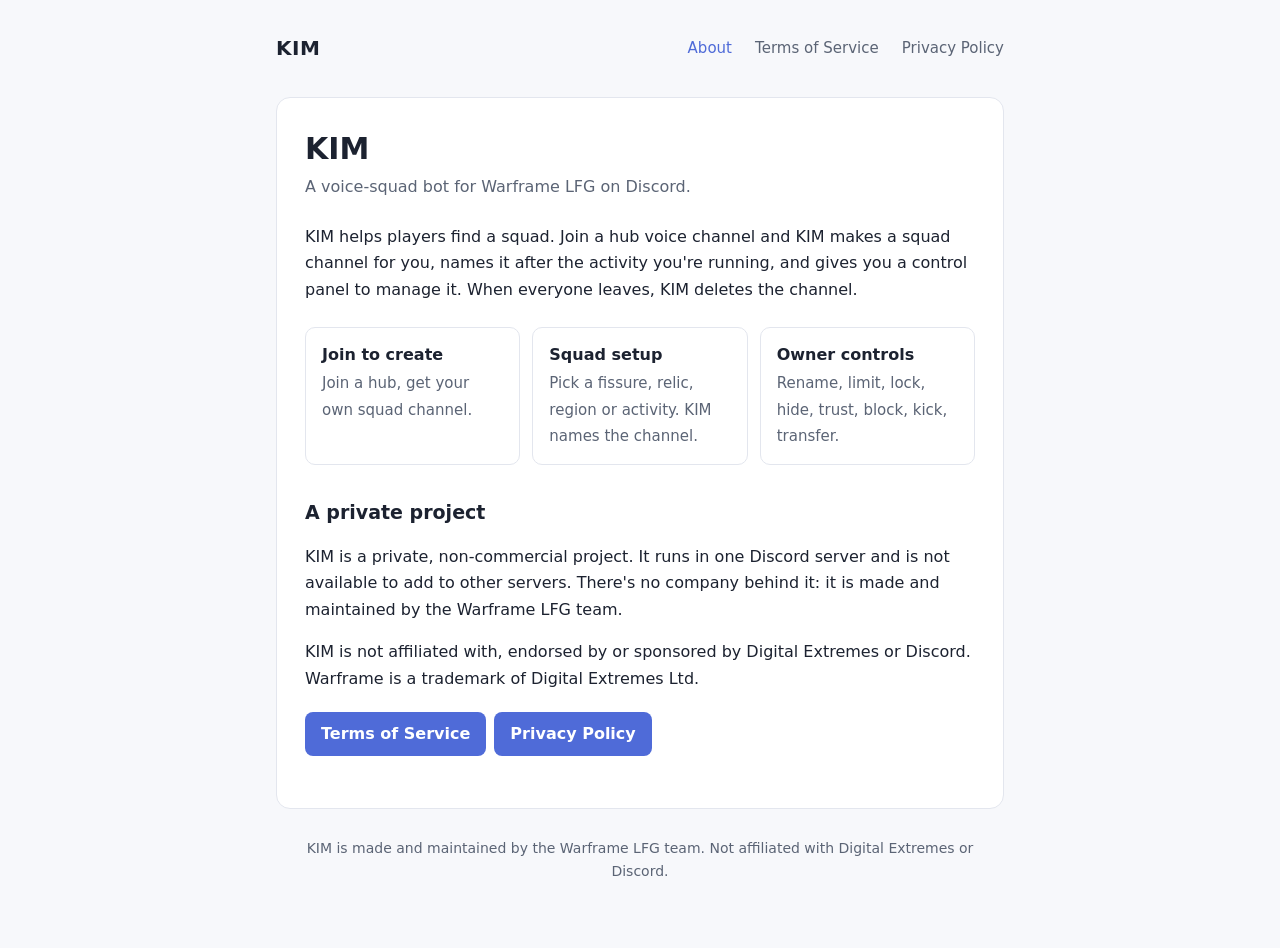
<file: index.html>
<!doctype html>
<html lang="en">
<head>
<meta charset="utf-8">
<meta name="viewport" content="width=device-width,initial-scale=1">
<title>KIM · Warframe LFG bot</title>
<meta name="description" content="KIM is a private Discord bot for Warframe LFG voice squads.">
<link rel="stylesheet" href="style.css">
</head>
<body>
<div class="wrap">
<header>
  <a class="brand" href="./">KIM</a>
  <nav>
    <a href="./" aria-current="page">About</a>
    <a href="terms.html">Terms of Service</a>
    <a href="privacy.html">Privacy Policy</a>
  </nav>
</header>
<main>
<h1>KIM</h1>
<p class="sub">A voice-squad bot for Warframe LFG on Discord.</p>
<p>KIM helps players find a squad. Join a hub voice channel and KIM makes a squad channel for you, names it after
the activity you're running, and gives you a control panel to manage it. When everyone leaves, KIM deletes the channel.</p>
<div class="cards">
  <div class="card"><b>Join to create</b><span>Join a hub, get your own squad channel.</span></div>
  <div class="card"><b>Squad setup</b><span>Pick a fissure, relic, region or activity. KIM names the channel.</span></div>
  <div class="card"><b>Owner controls</b><span>Rename, limit, lock, hide, trust, block, kick, transfer.</span></div>
</div>
<h2>A private project</h2>
<p>KIM is a private, non-commercial project. It runs in one Discord server and is not available to add to other
servers. There's no company behind it: it is made and maintained by the Warframe LFG team.</p>
<p>KIM is not affiliated with, endorsed by or sponsored by Digital Extremes or Discord. Warframe is a trademark of
Digital Extremes Ltd.</p>
<p class="btns"><a href="terms.html">Terms of Service</a><a href="privacy.html">Privacy Policy</a></p>
</main>
<footer>KIM is made and maintained by the Warframe LFG team. Not affiliated with Digital Extremes or Discord.</footer>
</div>
</body>
</html>
</file>
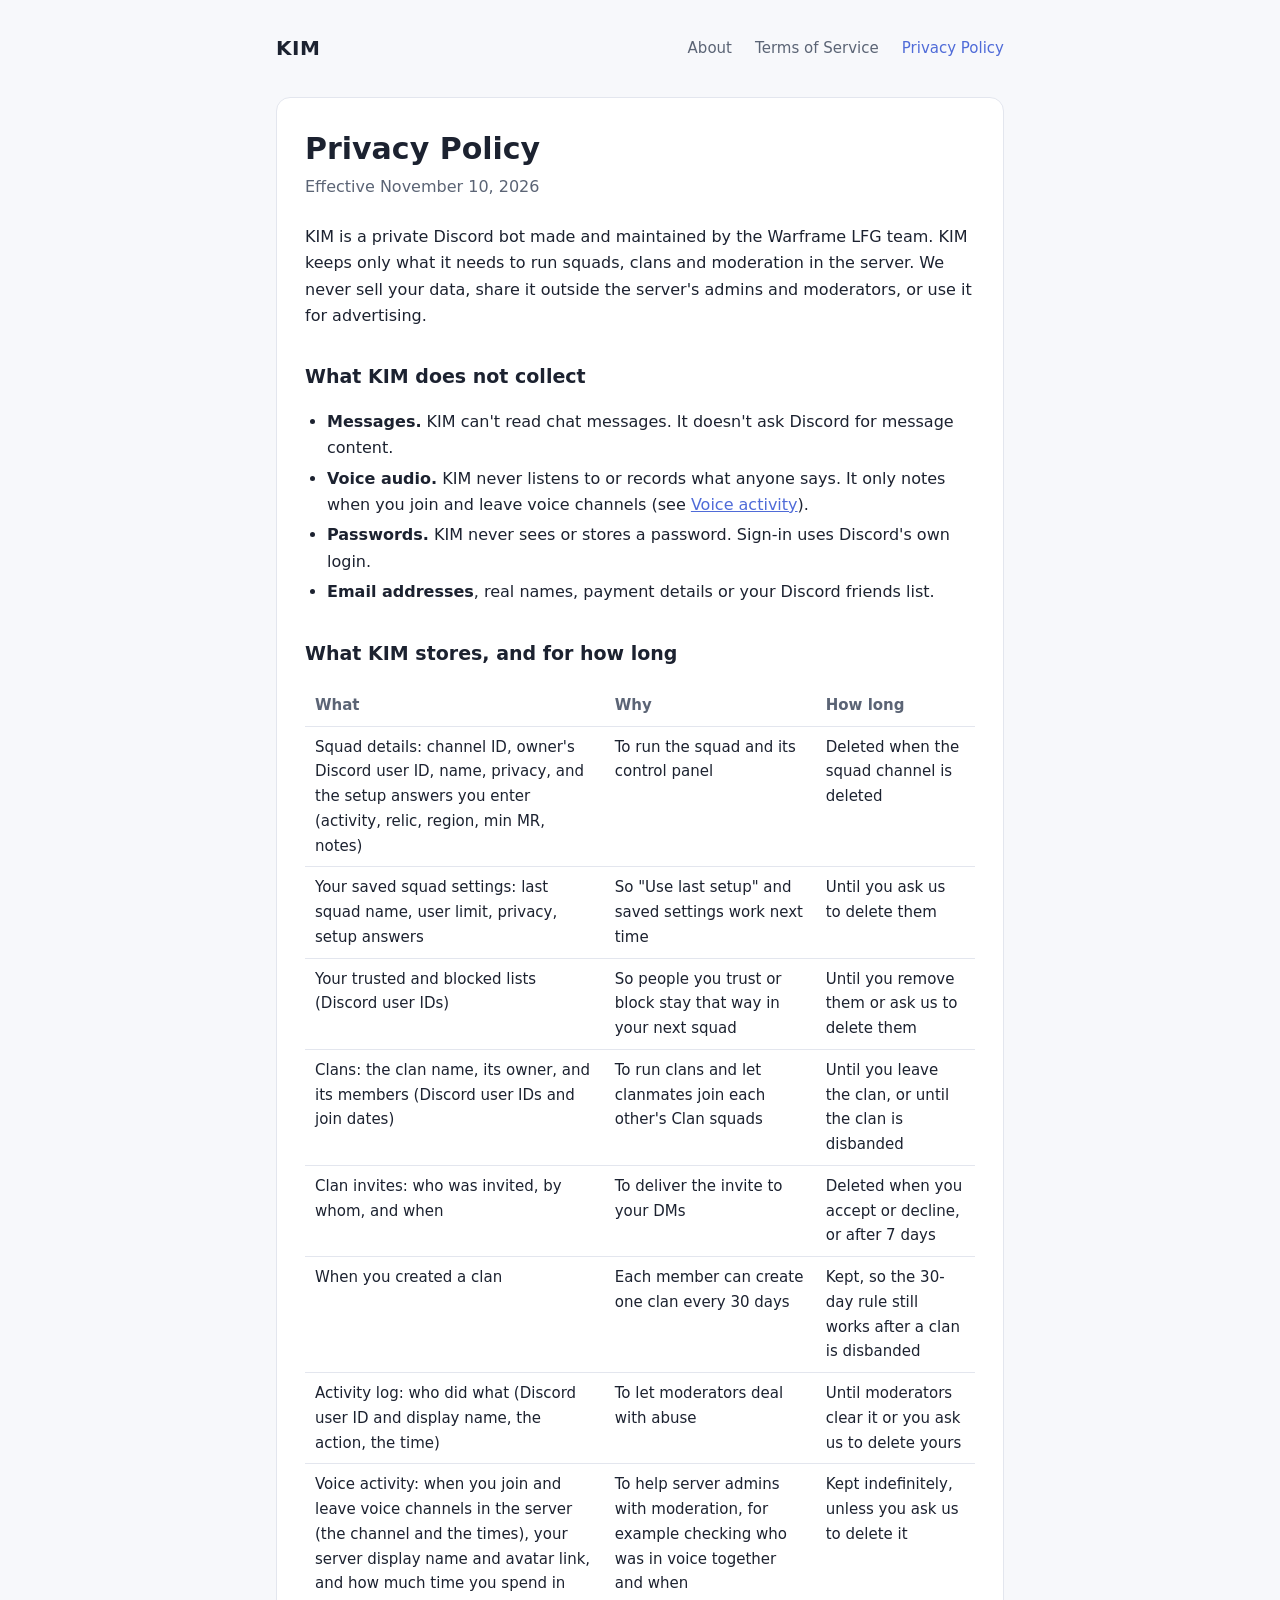
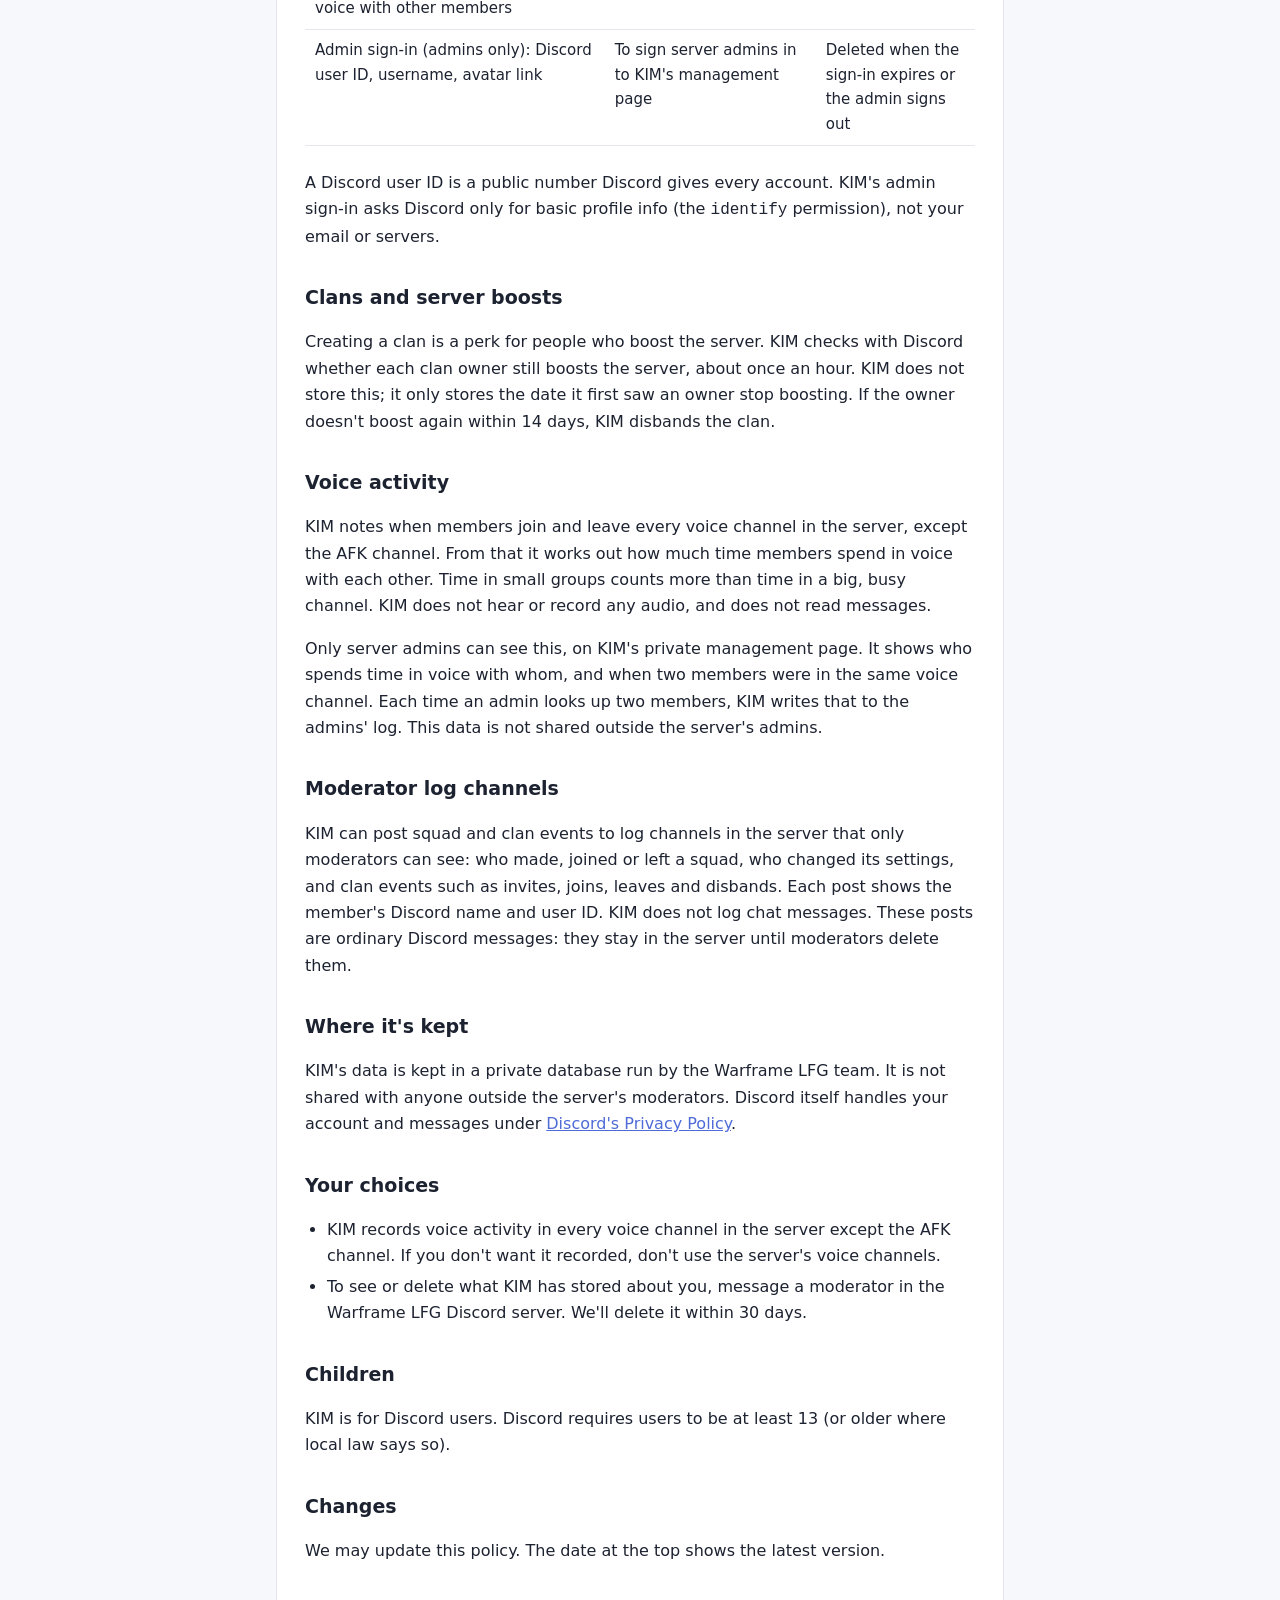
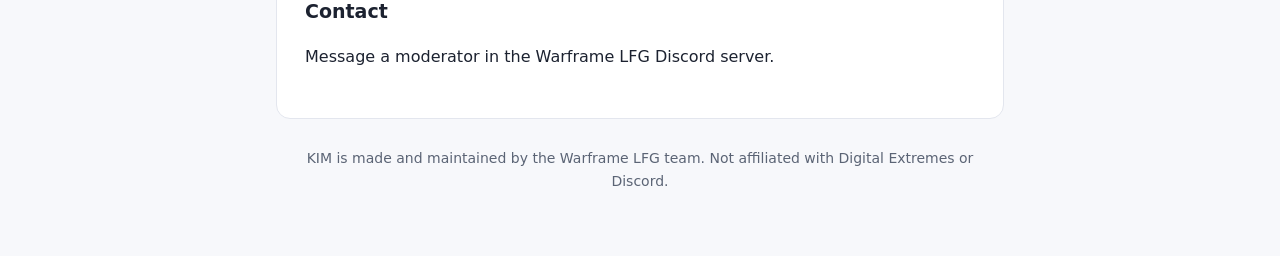
<file: privacy.html>
<!doctype html>
<html lang="en">
<head>
<meta charset="utf-8">
<meta name="viewport" content="width=device-width,initial-scale=1">
<title>Privacy Policy · KIM</title>
<meta name="description" content="KIM is a private Discord bot for Warframe LFG voice squads.">
<link rel="stylesheet" href="style.css">
</head>
<body>
<div class="wrap">
<header>
  <a class="brand" href="./">KIM</a>
  <nav>
    <a href="./">About</a>
    <a href="terms.html">Terms of Service</a>
    <a href="privacy.html" aria-current="page">Privacy Policy</a>
  </nav>
</header>
<main>
<h1>Privacy Policy</h1>
<p class="sub">Effective November 10, 2026</p>
<p>KIM is a private Discord bot made and maintained by the Warframe LFG team. KIM keeps only what it needs to run
squads, clans and moderation in the server. We never sell your data, share it outside the server's admins and
moderators, or use it for advertising.</p>

<h2>What KIM does not collect</h2>
<ul>
  <li><b>Messages.</b> KIM can't read chat messages. It doesn't ask Discord for message content.</li>
  <li><b>Voice audio.</b> KIM never listens to or records what anyone says. It only notes when you join and leave
  voice channels (see <a href="#voice-activity">Voice activity</a>).</li>
  <li><b>Passwords.</b> KIM never sees or stores a password. Sign-in uses Discord's own login.</li>
  <li><b>Email addresses</b>, real names, payment details or your Discord friends list.</li>
</ul>

<h2>What KIM stores, and for how long</h2>
<div class="tbl"><table>
<tr><th>What</th><th>Why</th><th>How long</th></tr>
<tr><td>Squad details: channel ID, owner's Discord user ID, name, privacy, and the setup answers you enter (activity, relic, region, min MR, notes)</td><td>To run the squad and its control panel</td><td>Deleted when the squad channel is deleted</td></tr>
<tr><td>Your saved squad settings: last squad name, user limit, privacy, setup answers</td><td>So "Use last setup" and saved settings work next time</td><td>Until you ask us to delete them</td></tr>
<tr><td>Your trusted and blocked lists (Discord user IDs)</td><td>So people you trust or block stay that way in your next squad</td><td>Until you remove them or ask us to delete them</td></tr>
<tr><td>Clans: the clan name, its owner, and its members (Discord user IDs and join dates)</td><td>To run clans and let clanmates join each other's Clan squads</td><td>Until you leave the clan, or until the clan is disbanded</td></tr>
<tr><td>Clan invites: who was invited, by whom, and when</td><td>To deliver the invite to your DMs</td><td>Deleted when you accept or decline, or after 7 days</td></tr>
<tr><td>When you created a clan</td><td>Each member can create one clan every 30 days</td><td>Kept, so the 30-day rule still works after a clan is disbanded</td></tr>
<tr><td>Activity log: who did what (Discord user ID and display name, the action, the time)</td><td>To let moderators deal with abuse</td><td>Until moderators clear it or you ask us to delete yours</td></tr>
<tr><td>Voice activity: when you join and leave voice channels in the server (the channel and the times), your server display name and avatar link, and how much time you spend in voice with other members</td><td>To help server admins with moderation, for example checking who was in voice together and when</td><td>Kept indefinitely, unless you ask us to delete it</td></tr>
<tr><td>Admin sign-in (admins only): Discord user ID, username, avatar link</td><td>To sign server admins in to KIM's management page</td><td>Deleted when the sign-in expires or the admin signs out</td></tr>
</table></div>
<p>A Discord user ID is a public number Discord gives every account. KIM's admin sign-in asks Discord only for basic
profile info (the <code>identify</code> permission), not your email or servers.</p>

<h2>Clans and server boosts</h2>
<p>Creating a clan is a perk for people who boost the server. KIM checks with Discord whether
each clan owner still boosts the server, about once an hour. KIM does not store this; it only
stores the date it first saw an owner stop boosting. If the owner doesn't boost again within 14
days, KIM disbands the clan.</p>

<h2 id="voice-activity">Voice activity</h2>
<p>KIM notes when members join and leave every voice channel in the server, except the AFK channel. From that it
works out how much time members spend in voice with each other. Time in small groups counts more than time in a
big, busy channel. KIM does not hear or record any audio, and does not read messages.</p>
<p>Only server admins can see this, on KIM's private management page. It shows who spends time in voice with
whom, and when two members were in the same voice channel. Each time an admin looks up two members, KIM writes
that to the admins' log. This data is not shared outside the server's admins.</p>

<h2>Moderator log channels</h2>
<p>KIM can post squad and clan events to log channels in the server that only moderators can
see: who made, joined or left a squad, who changed its settings, and clan events such as
invites, joins, leaves and disbands. Each post shows the member's Discord name and user ID. KIM
does not log chat messages. These posts are ordinary Discord messages: they stay in the server
until moderators delete them.</p>

<h2>Where it's kept</h2>
<p>KIM's data is kept in a private database run by the Warframe LFG team. It is not shared with anyone outside the server's moderators. Discord
itself handles your account and messages under
<a href="https://discord.com/privacy">Discord's Privacy Policy</a>.</p>

<h2>Your choices</h2>
<ul>
  <li>KIM records voice activity in every voice channel in the server except the AFK channel. If you don't want it
  recorded, don't use the server's voice channels.</li>
  <li>To see or delete what KIM has stored about you, message a moderator in the Warframe LFG Discord server. We'll
  delete it within 30 days.</li>
</ul>

<h2>Children</h2>
<p>KIM is for Discord users. Discord requires users to be at least 13 (or older where local law says so).</p>

<h2>Changes</h2>
<p>We may update this policy. The date at the top shows the latest version.</p>

<h2>Contact</h2>
<p>Message a moderator in the Warframe LFG Discord server.</p>
</main>
<footer>KIM is made and maintained by the Warframe LFG team. Not affiliated with Digital Extremes or Discord.</footer>
</div>
</body>
</html>
</file>
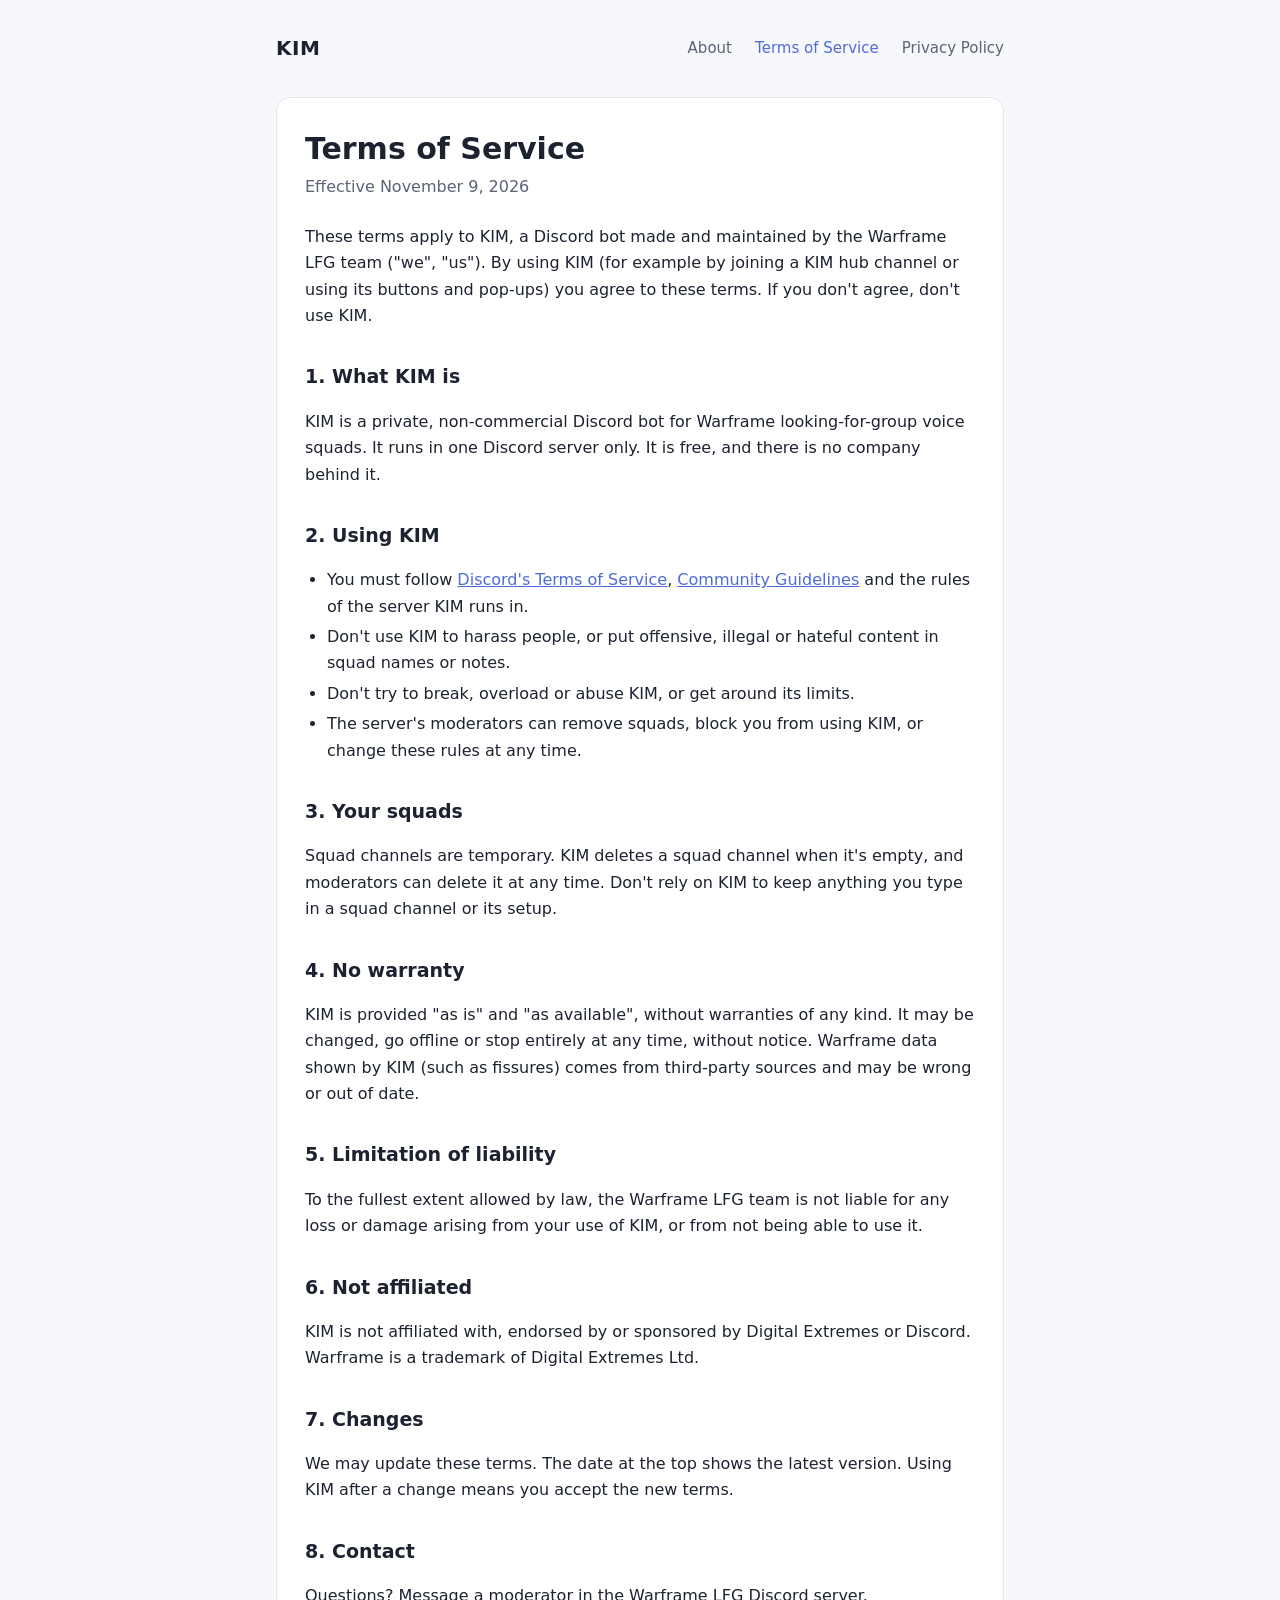
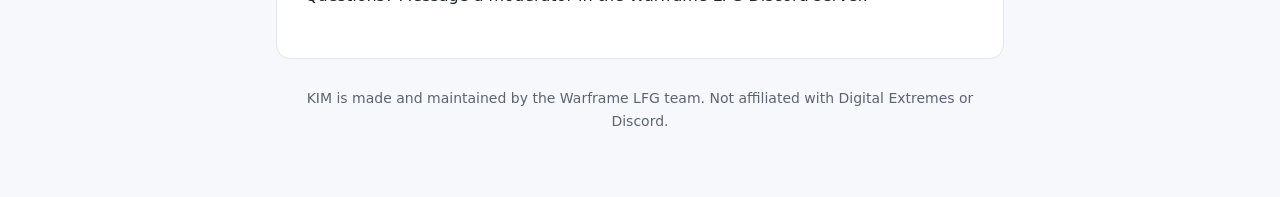
<file: terms.html>
<!doctype html>
<html lang="en">
<head>
<meta charset="utf-8">
<meta name="viewport" content="width=device-width,initial-scale=1">
<title>Terms of Service · KIM</title>
<meta name="description" content="KIM is a private Discord bot for Warframe LFG voice squads.">
<link rel="stylesheet" href="style.css">
</head>
<body>
<div class="wrap">
<header>
  <a class="brand" href="./">KIM</a>
  <nav>
    <a href="./">About</a>
    <a href="terms.html" aria-current="page">Terms of Service</a>
    <a href="privacy.html">Privacy Policy</a>
  </nav>
</header>
<main>
<h1>Terms of Service</h1>
<p class="sub">Effective November 9, 2026</p>
<p>These terms apply to KIM, a Discord bot made and maintained by the Warframe LFG team ("we", "us"). By using KIM
(for example by joining a KIM hub channel or using its buttons and pop-ups) you agree to these terms. If you don't
agree, don't use KIM.</p>

<h2>1. What KIM is</h2>
<p>KIM is a private, non-commercial Discord bot for Warframe looking-for-group voice squads. It runs in one Discord
server only. It is free, and there is no company behind it.</p>

<h2>2. Using KIM</h2>
<ul>
  <li>You must follow <a href="https://discord.com/terms">Discord's Terms of Service</a>,
  <a href="https://discord.com/guidelines">Community Guidelines</a> and the rules of the server KIM runs in.</li>
  <li>Don't use KIM to harass people, or put offensive, illegal or hateful content in squad names or notes.</li>
  <li>Don't try to break, overload or abuse KIM, or get around its limits.</li>
  <li>The server's moderators can remove squads, block you from using KIM, or change these rules at any time.</li>
</ul>

<h2>3. Your squads</h2>
<p>Squad channels are temporary. KIM deletes a squad channel when it's empty, and moderators can delete it at any
time. Don't rely on KIM to keep anything you type in a squad channel or its setup.</p>

<h2>4. No warranty</h2>
<p>KIM is provided "as is" and "as available", without warranties of any kind. It may be changed, go offline or stop
entirely at any time, without notice. Warframe data shown by KIM (such as fissures) comes from third-party sources
and may be wrong or out of date.</p>

<h2>5. Limitation of liability</h2>
<p>To the fullest extent allowed by law, the Warframe LFG team is not liable for any loss or damage arising from
your use of KIM, or from not being able to use it.</p>

<h2>6. Not affiliated</h2>
<p>KIM is not affiliated with, endorsed by or sponsored by Digital Extremes or Discord. Warframe is a trademark of
Digital Extremes Ltd.</p>

<h2>7. Changes</h2>
<p>We may update these terms. The date at the top shows the latest version. Using KIM after a change means you accept
the new terms.</p>

<h2>8. Contact</h2>
<p>Questions? Message a moderator in the Warframe LFG Discord server.</p>
</main>
<footer>KIM is made and maintained by the Warframe LFG team. Not affiliated with Digital Extremes or Discord.</footer>
</div>
</body>
</html>
</file>
<file: style.css>
:root{--bg:#f7f8fb;--card:#fff;--text:#1c2230;--muted:#5b6475;--line:#e3e6ee;--accent:#4f6bd8;--accent-ink:#fff}
@media (prefers-color-scheme:dark){:root{--bg:#10131a;--card:#171b24;--text:#e6e9f0;--muted:#9aa3b5;--line:#272d3a;--accent:#8ea2ff;--accent-ink:#10131a}}
*{box-sizing:border-box}
body{margin:0;background:var(--bg);color:var(--text);font:16px/1.65 system-ui,-apple-system,"Segoe UI",Roboto,sans-serif}
.wrap{max-width:760px;margin:0 auto;padding:32px 16px 64px}
header{display:flex;align-items:center;justify-content:space-between;gap:16px;flex-wrap:wrap;margin-bottom:32px}
.brand{font-weight:700;font-size:20px;color:var(--text);text-decoration:none;letter-spacing:.5px}
nav a{color:var(--muted);text-decoration:none;margin-left:18px;font-size:15px}
nav a:first-child{margin-left:0}
nav a:hover,nav a[aria-current]{color:var(--accent)}
main{background:var(--card);border:1px solid var(--line);border-radius:14px;padding:32px 28px}
h1{font-size:30px;line-height:1.25;margin:0 0 6px}
h2{font-size:19px;margin:32px 0 8px}
.sub{color:var(--muted);margin:0 0 24px}
a{color:var(--accent)}
ul{padding-left:22px}
li{margin:4px 0}
.cards{display:grid;grid-template-columns:repeat(auto-fit,minmax(200px,1fr));gap:12px;margin:24px 0}
.card{border:1px solid var(--line);border-radius:10px;padding:14px 16px}
.card b{display:block;margin-bottom:2px}
.card span{color:var(--muted);font-size:15px}
.btns a{display:inline-block;background:var(--accent);color:var(--accent-ink);padding:9px 16px;border-radius:8px;text-decoration:none;font-weight:600;margin:4px 8px 4px 0}
table{width:100%;border-collapse:collapse;font-size:15px;margin:8px 0}
th,td{text-align:left;padding:8px 10px;border-bottom:1px solid var(--line);vertical-align:top}
th{color:var(--muted);font-weight:600}
.tbl{overflow-x:auto}
footer{color:var(--muted);font-size:14px;text-align:center;margin-top:28px}
@media (max-width:520px){main{padding:24px 18px}h1{font-size:25px}}
</file>
